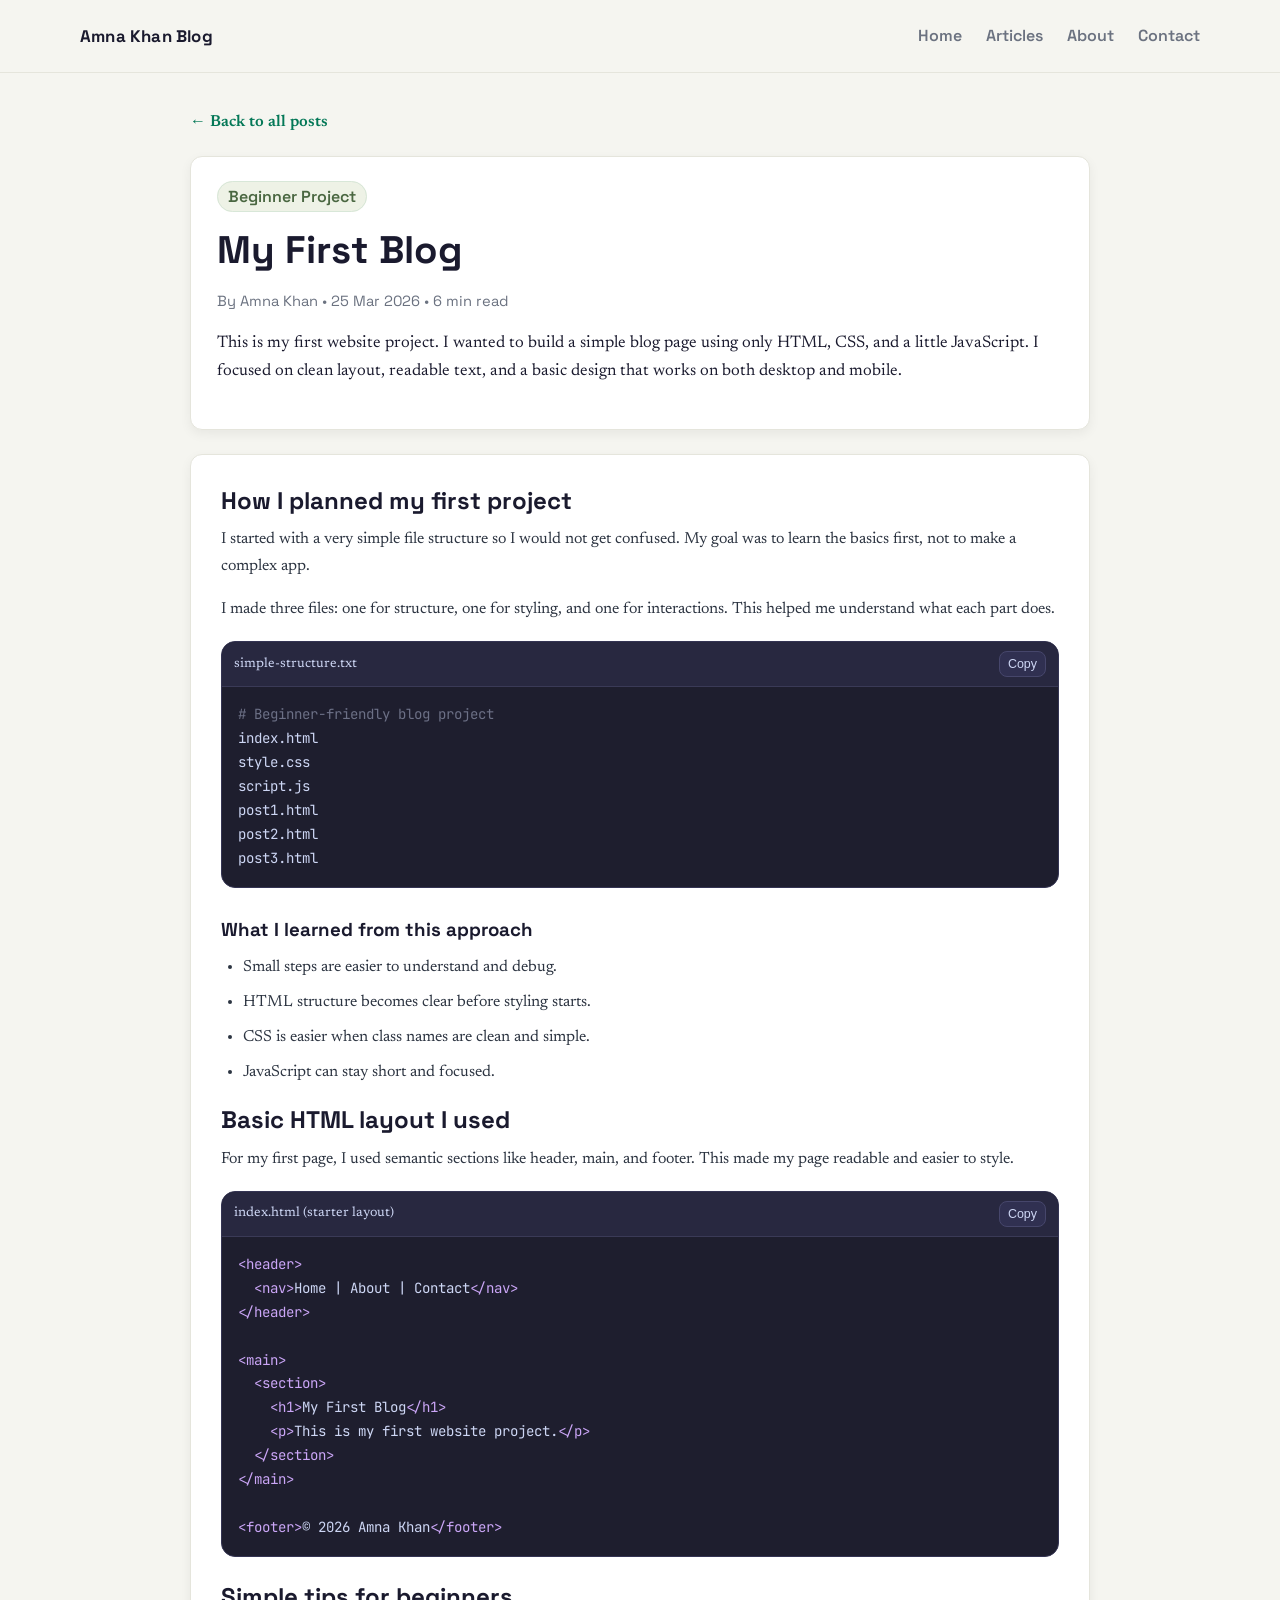
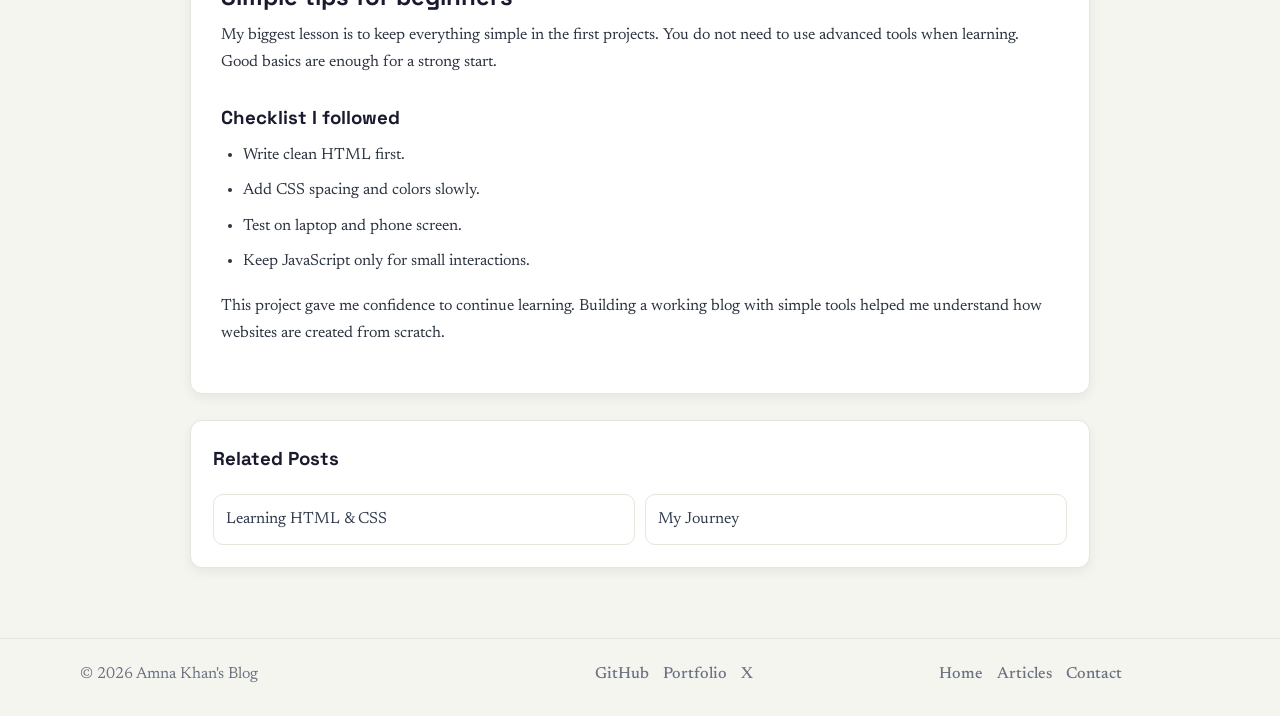
<file: post1.html>
<!DOCTYPE html>
<html lang="en">
<head>
  <meta charset="UTF-8" />
  <meta name="viewport" content="width=device-width, initial-scale=1.0" />
  <title>My First Blog | Amna Khan Blog</title>
  <meta
    name="description"
    content="My first website project experience as a beginner developer."
  />
  <link rel="preconnect" href="https://fonts.googleapis.com" />
  <link rel="preconnect" href="https://fonts.gstatic.com" crossorigin />
  <link
    href="https://fonts.googleapis.com/css2?family=Inter:wght@400;500;600;700;800&family=JetBrains+Mono:wght@400;500&display=swap"
    rel="stylesheet"
  />
  <link rel="stylesheet" href="style.css" />
</head>
<body>
  <header class="site-header">
    <div class="container nav-wrap">
      <a href="index.html" class="logo">Amna Khan Blog</a>
      <button class="menu-toggle" aria-label="Toggle navigation" aria-expanded="false">
        <span></span>
        <span></span>
        <span></span>
      </button>
      <nav class="main-nav">
        <a href="index.html">Home</a>
        <a href="index.html#articles">Articles</a>
        <a href="index.html#about">About</a>
        <a href="index.html#contact">Contact</a>
      </nav>
    </div>
  </header>

  <main class="article-main">
    <div class="article-wrap">
      <a href="index.html#articles" class="back-link">← Back to all posts</a>

      <header class="article-header">
        <span class="badge">Beginner Project</span>
        <h1>My First Blog</h1>
        <p class="article-meta">By Amna Khan • 25 Mar 2026 • 6 min read</p>
        <p class="article-intro">
          This is my first website project. I wanted to build a simple blog page using only HTML,
          CSS, and a little JavaScript. I focused on clean layout, readable text, and a basic design
          that works on both desktop and mobile.
        </p>
      </header>

      <article class="article-content">
        <h2>How I planned my first project</h2>
        <p>
          I started with a very simple file structure so I would not get confused. My goal was to
          learn the basics first, not to make a complex app.
        </p>
        <p>
          I made three files: one for structure, one for styling, and one for interactions. This
          helped me understand what each part does.
        </p>

        <div class="code-block">
          <div class="code-header">
            <span>simple-structure.txt</span>
            <button class="copy-btn" type="button">Copy</button>
          </div>
          <pre><code><span class="token-comment"># Beginner-friendly blog project</span>
index.html
style.css
script.js
post1.html
post2.html
post3.html</code></pre>
        </div>

        <h3>What I learned from this approach</h3>
        <ul>
          <li>Small steps are easier to understand and debug.</li>
          <li>HTML structure becomes clear before styling starts.</li>
          <li>CSS is easier when class names are clean and simple.</li>
          <li>JavaScript can stay short and focused.</li>
        </ul>

        <h2>Basic HTML layout I used</h2>
        <p>
          For my first page, I used semantic sections like header, main, and footer. This made my page
          readable and easier to style.
        </p>

        <div class="code-block">
          <div class="code-header">
            <span>index.html (starter layout)</span>
            <button class="copy-btn" type="button">Copy</button>
          </div>
          <pre><code><span class="token-key">&lt;header&gt;</span>
  <span class="token-key">&lt;nav&gt;</span>Home | About | Contact<span class="token-key">&lt;/nav&gt;</span>
<span class="token-key">&lt;/header&gt;</span>

<span class="token-key">&lt;main&gt;</span>
  <span class="token-key">&lt;section&gt;</span>
    <span class="token-key">&lt;h1&gt;</span>My First Blog<span class="token-key">&lt;/h1&gt;</span>
    <span class="token-key">&lt;p&gt;</span>This is my first website project.<span class="token-key">&lt;/p&gt;</span>
  <span class="token-key">&lt;/section&gt;</span>
<span class="token-key">&lt;/main&gt;</span>

<span class="token-key">&lt;footer&gt;</span>© 2026 Amna Khan<span class="token-key">&lt;/footer&gt;</span></code></pre>
        </div>

        <h2>Simple tips for beginners</h2>
        <p>
          My biggest lesson is to keep everything simple in the first projects. You do not need to
          use advanced tools when learning. Good basics are enough for a strong start.
        </p>

        <h3>Checklist I followed</h3>
        <ul>
          <li>Write clean HTML first.</li>
          <li>Add CSS spacing and colors slowly.</li>
          <li>Test on laptop and phone screen.</li>
          <li>Keep JavaScript only for small interactions.</li>
        </ul>

        <p>
          This project gave me confidence to continue learning. Building a working blog with simple
          tools helped me understand how websites are created from scratch.
        </p>
      </article>

      <section class="related-posts">
        <h3>Related Posts</h3>
        <div class="related-links">
          <a href="post2.html">Learning HTML &amp; CSS</a>
          <a href="post3.html">My Journey</a>
        </div>
      </section>
    </div>
  </main>

  <footer class="site-footer">
    <div class="container footer-grid">
      <p>© 2026 Amna Khan's Blog</p>
      <div class="social-links">
        <a href="https://github.com/amna25ce" target="_blank" rel="noopener noreferrer">GitHub</a>
        <a href="https://amnakhan10011.github.io/amnakhan10011/#home" target="_blank" rel="noopener noreferrer">Portfolio</a>
        <a href="#">X</a>
      </div>
      <div class="quick-links">
        <a href="index.html">Home</a>
        <a href="index.html#articles">Articles</a>
        <a href="index.html#contact">Contact</a>
      </div>
    </div>
  </footer>

  <script src="script.js"></script>
</body>
</html>
</file>
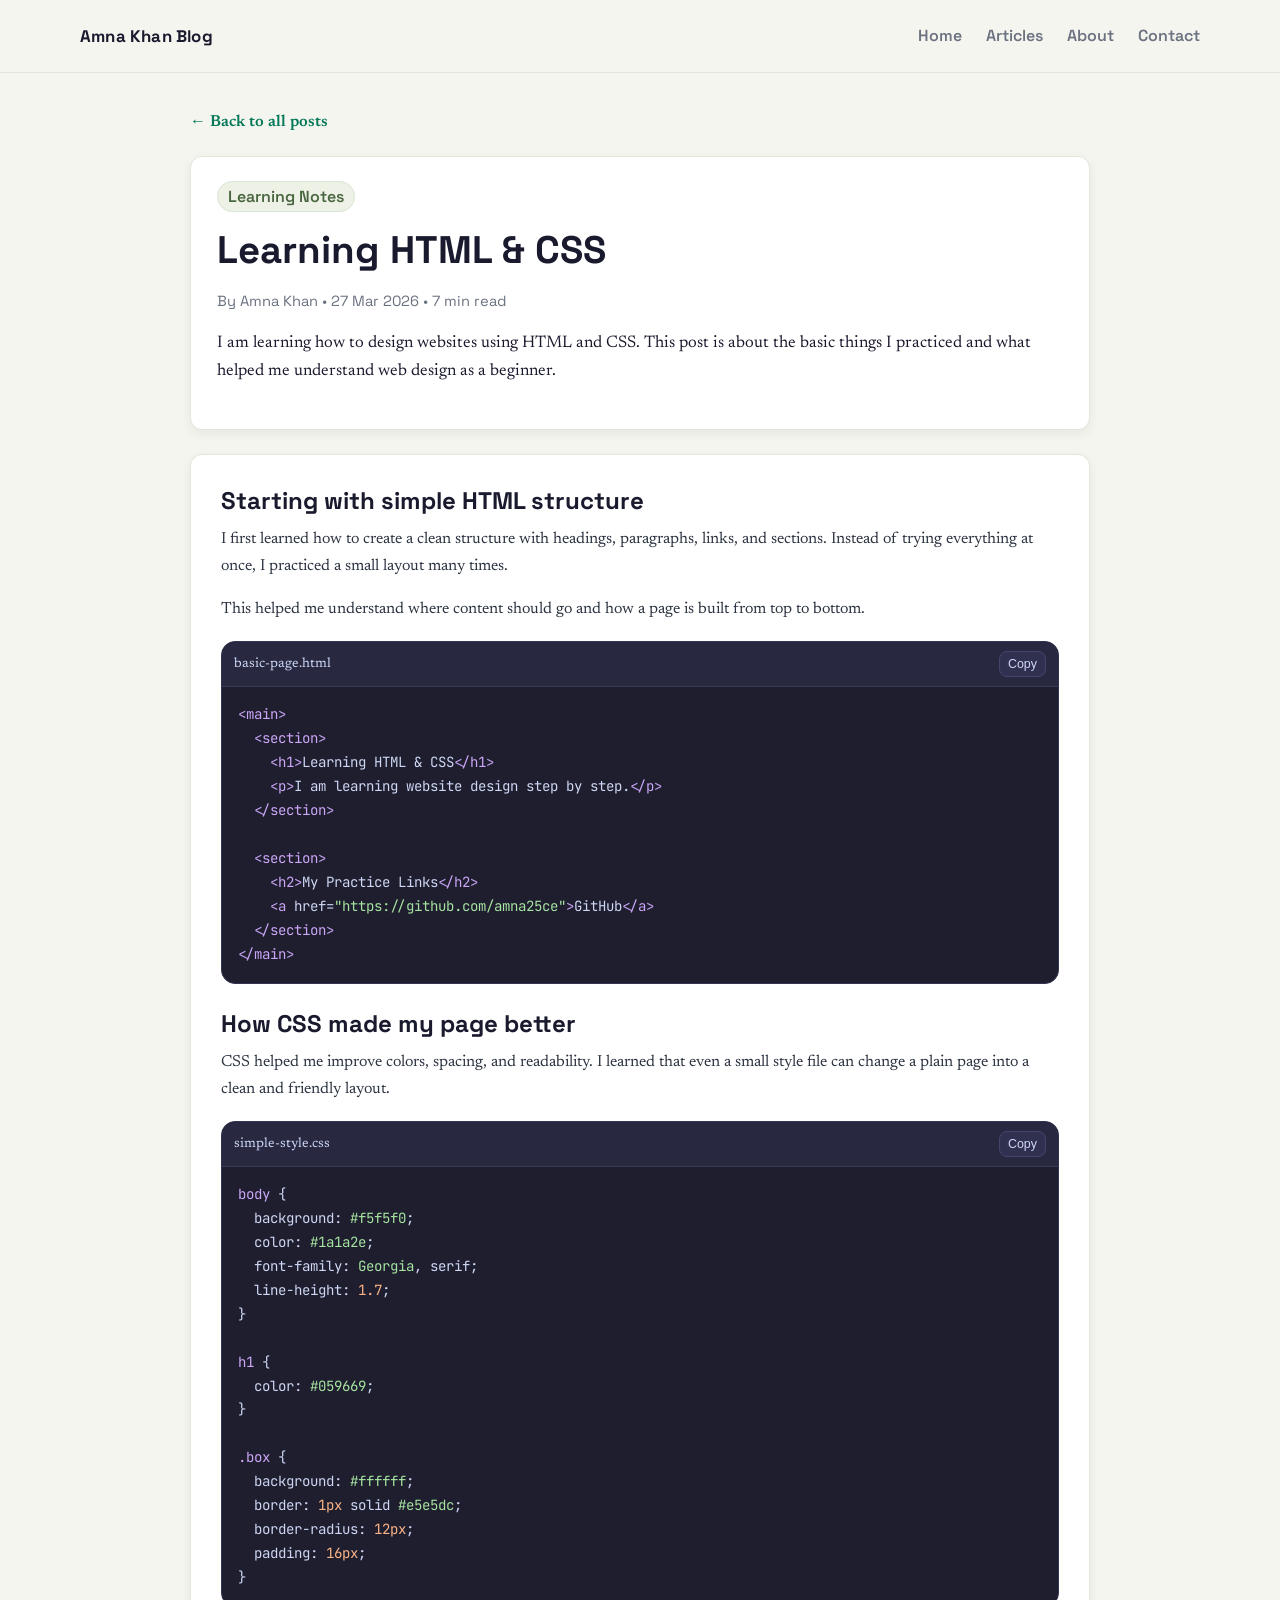
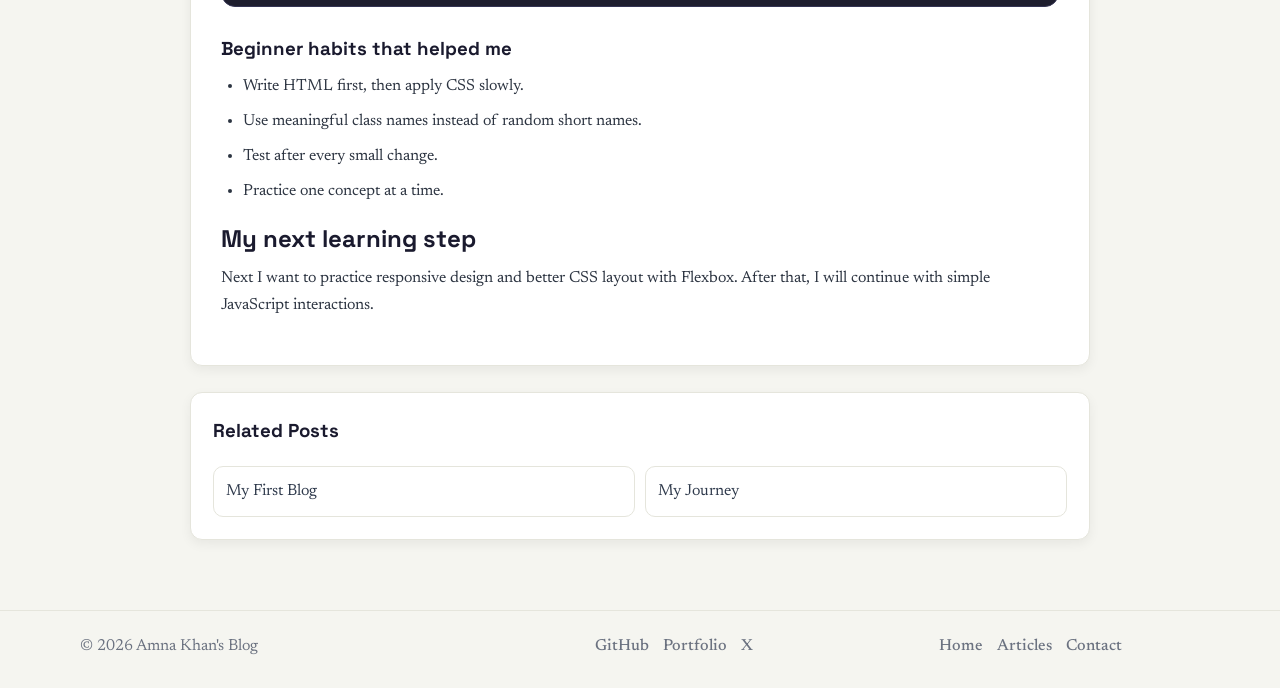
<file: post2.html>
<!DOCTYPE html>
<html lang="en">
<head>
  <meta charset="UTF-8" />
  <meta name="viewport" content="width=device-width, initial-scale=1.0" />
  <title>Learning HTML and CSS | Amna Khan Blog</title>
  <meta
    name="description"
    content="A beginner post about learning HTML and CSS to design websites."
  />
  <link rel="stylesheet" href="style.css" />
</head>
<body>
  <header class="site-header">
    <div class="container nav-wrap">
      <a href="index.html" class="logo">Amna Khan Blog</a>
      <button class="menu-toggle" aria-label="Toggle navigation" aria-expanded="false">
        <span></span>
        <span></span>
        <span></span>
      </button>
      <nav class="main-nav">
        <a href="index.html">Home</a>
        <a href="index.html#articles">Articles</a>
        <a href="index.html#about">About</a>
        <a href="index.html#contact">Contact</a>
      </nav>
    </div>
  </header>

  <main class="article-main">
    <div class="article-wrap">
      <a href="index.html#articles" class="back-link">← Back to all posts</a>

      <header class="article-header">
        <span class="badge">Learning Notes</span>
        <h1>Learning HTML &amp; CSS</h1>
        <p class="article-meta">By Amna Khan • 27 Mar 2026 • 7 min read</p>
        <p class="article-intro">
          I am learning how to design websites using HTML and CSS. This post is about the basic
          things I practiced and what helped me understand web design as a beginner.
        </p>
      </header>

      <article class="article-content">
        <h2>Starting with simple HTML structure</h2>
        <p>
          I first learned how to create a clean structure with headings, paragraphs, links, and
          sections. Instead of trying everything at once, I practiced a small layout many times.
        </p>
        <p>
          This helped me understand where content should go and how a page is built from top to
          bottom.
        </p>

        <div class="code-block">
          <div class="code-header">
            <span>basic-page.html</span>
            <button class="copy-btn" type="button">Copy</button>
          </div>
          <pre><code><span class="token-key">&lt;main&gt;</span>
  <span class="token-key">&lt;section&gt;</span>
    <span class="token-key">&lt;h1&gt;</span>Learning HTML &amp; CSS<span class="token-key">&lt;/h1&gt;</span>
    <span class="token-key">&lt;p&gt;</span>I am learning website design step by step.<span class="token-key">&lt;/p&gt;</span>
  <span class="token-key">&lt;/section&gt;</span>

  <span class="token-key">&lt;section&gt;</span>
    <span class="token-key">&lt;h2&gt;</span>My Practice Links<span class="token-key">&lt;/h2&gt;</span>
    <span class="token-key">&lt;a</span> href=<span class="token-str">"https://github.com/amna25ce"</span><span class="token-key">&gt;</span>GitHub<span class="token-key">&lt;/a&gt;</span>
  <span class="token-key">&lt;/section&gt;</span>
<span class="token-key">&lt;/main&gt;</span></code></pre>
        </div>

        <h2>How CSS made my page better</h2>
        <p>
          CSS helped me improve colors, spacing, and readability. I learned that even a small style
          file can change a plain page into a clean and friendly layout.
        </p>

        <div class="code-block">
          <div class="code-header">
            <span>simple-style.css</span>
            <button class="copy-btn" type="button">Copy</button>
          </div>
          <pre><code><span class="token-key">body</span> {
  background: <span class="token-str">#f5f5f0</span>;
  color: <span class="token-str">#1a1a2e</span>;
  font-family: <span class="token-str">Georgia</span>, serif;
  line-height: <span class="token-type">1.7</span>;
}

<span class="token-key">h1</span> {
  color: <span class="token-str">#059669</span>;
}

<span class="token-key">.box</span> {
  background: <span class="token-str">#ffffff</span>;
  border: <span class="token-type">1px</span> solid <span class="token-str">#e5e5dc</span>;
  border-radius: <span class="token-type">12px</span>;
  padding: <span class="token-type">16px</span>;
}</code></pre>
        </div>

        <h3>Beginner habits that helped me</h3>
        <ul>
          <li>Write HTML first, then apply CSS slowly.</li>
          <li>Use meaningful class names instead of random short names.</li>
          <li>Test after every small change.</li>
          <li>Practice one concept at a time.</li>
        </ul>

        <h2>My next learning step</h2>
        <p>
          Next I want to practice responsive design and better CSS layout with Flexbox. After that,
          I will continue with simple JavaScript interactions.
        </p>
      </article>

      <section class="related-posts">
        <h3>Related Posts</h3>
        <div class="related-links">
          <a href="post1.html">My First Blog</a>
          <a href="post3.html">My Journey</a>
        </div>
      </section>
    </div>
  </main>

  <footer class="site-footer">
    <div class="container footer-grid">
      <p>© 2026 Amna Khan's Blog</p>
      <div class="social-links">
        <a href="https://github.com/amna25ce" target="_blank" rel="noopener noreferrer">GitHub</a>
        <a href="https://amnakhan10011.github.io/amnakhan10011/#home" target="_blank" rel="noopener noreferrer">Portfolio</a>
        <a href="#">X</a>
      </div>
      <div class="quick-links">
        <a href="index.html">Home</a>
        <a href="index.html#articles">Articles</a>
        <a href="index.html#contact">Contact</a>
      </div>
    </div>
  </footer>

  <script src="script.js"></script>
</body>
</html>
</file>
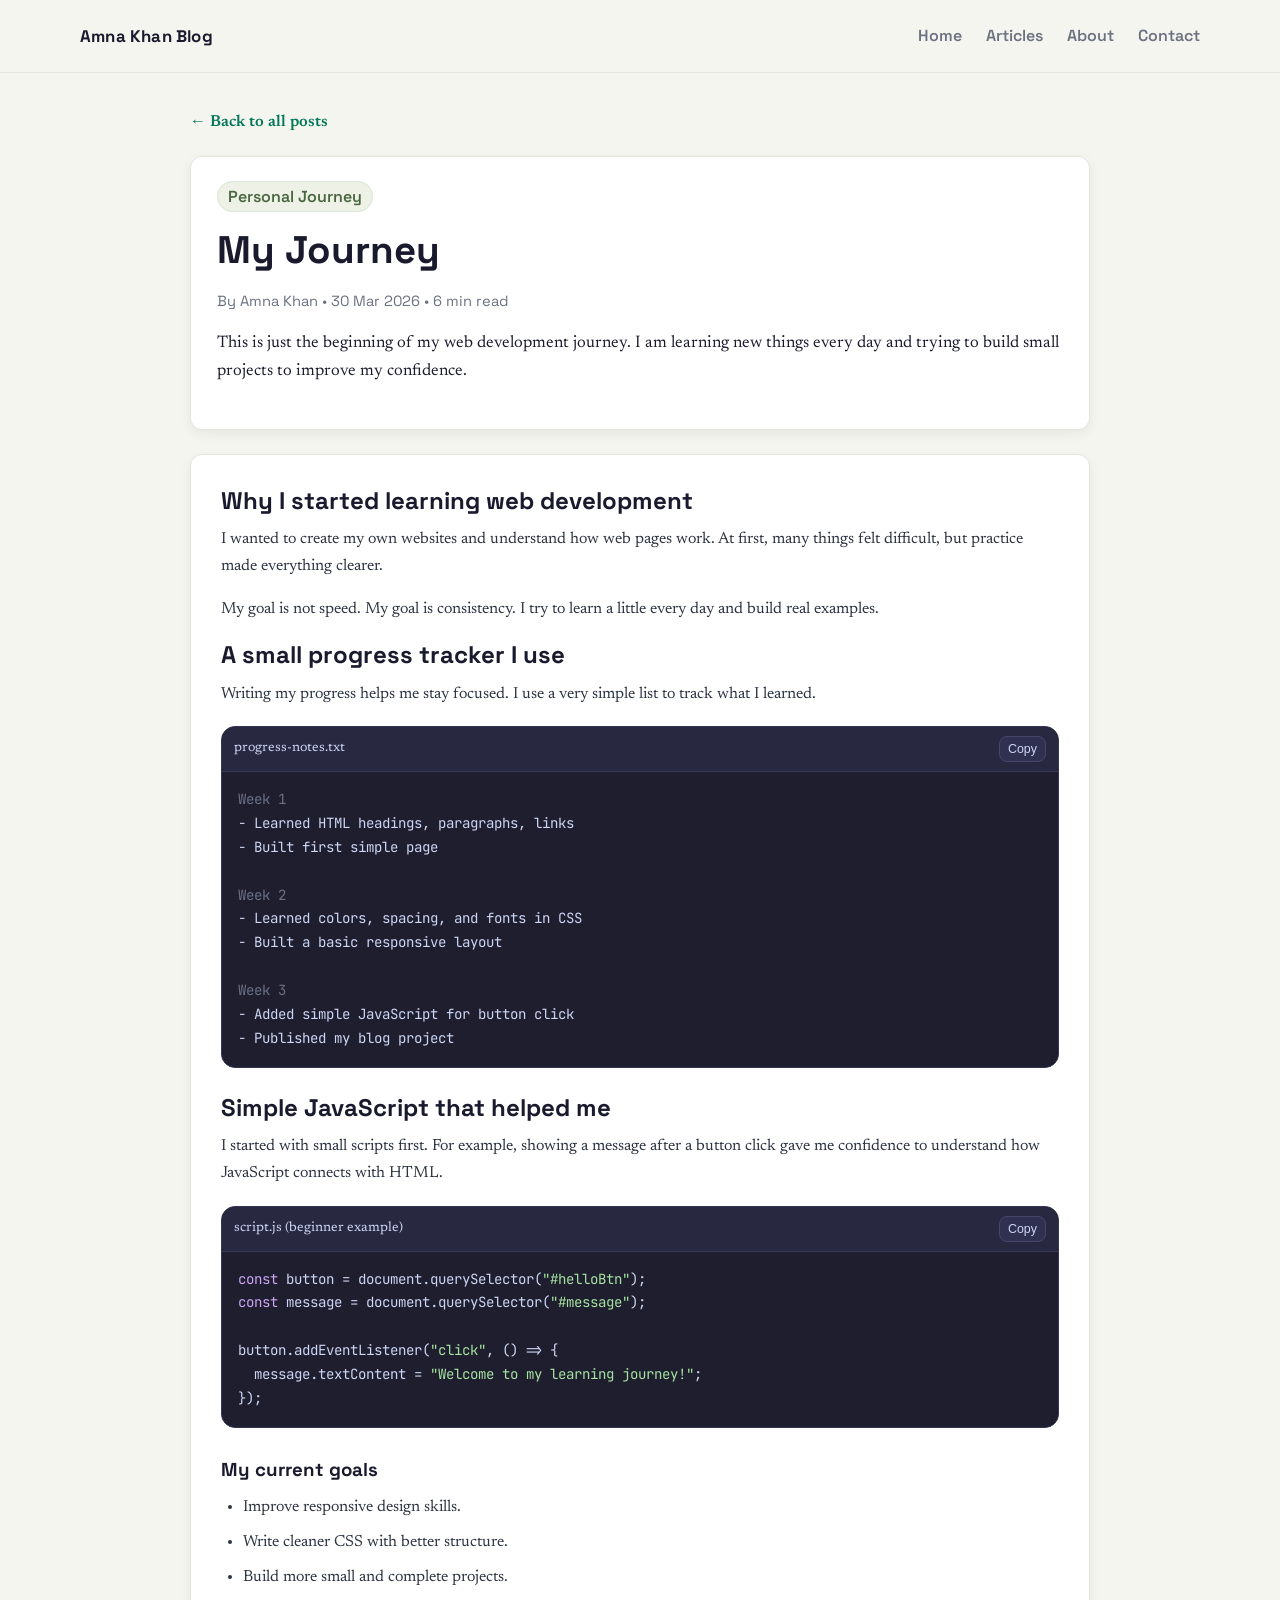
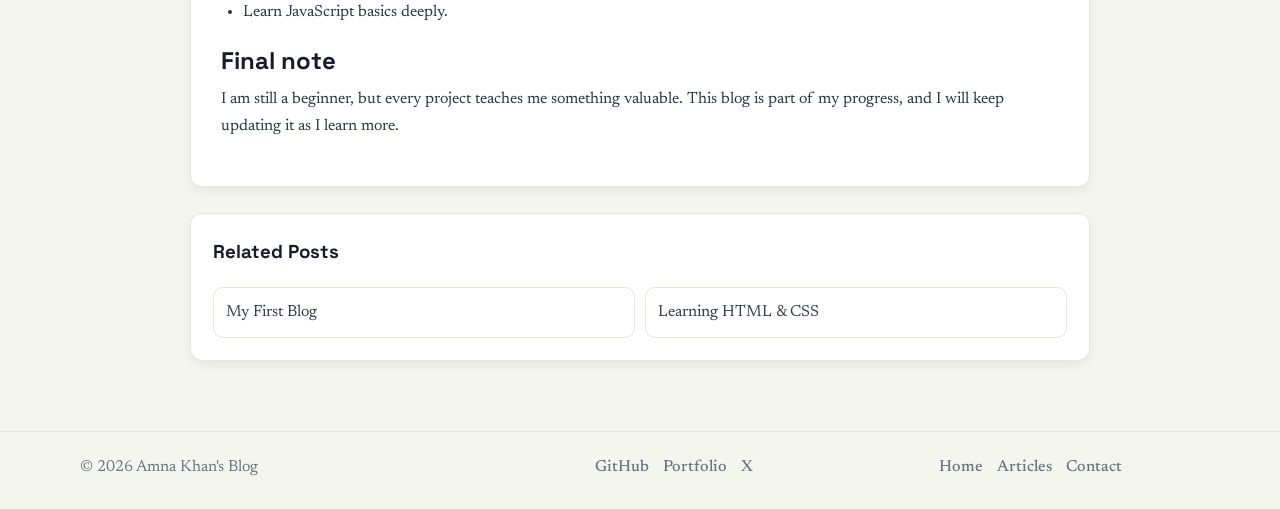
<file: post3.html>
<!DOCTYPE html>
<html lang="en">
<head>
  <meta charset="UTF-8" />
  <meta name="viewport" content="width=device-width, initial-scale=1.0" />
  <title>My Journey | Amna Khan Blog</title>
  <meta
    name="description"
    content="A personal post about my web development learning journey."
  />
  <link rel="stylesheet" href="style.css" />
</head>
<body>
  <header class="site-header">
    <div class="container nav-wrap">
      <a href="index.html" class="logo">Amna Khan Blog</a>
      <button class="menu-toggle" aria-label="Toggle navigation" aria-expanded="false">
        <span></span>
        <span></span>
        <span></span>
      </button>
      <nav class="main-nav">
        <a href="index.html">Home</a>
        <a href="index.html#articles">Articles</a>
        <a href="index.html#about">About</a>
        <a href="index.html#contact">Contact</a>
      </nav>
    </div>
  </header>

  <main class="article-main">
    <div class="article-wrap">
      <a href="index.html#articles" class="back-link">← Back to all posts</a>

      <header class="article-header">
        <span class="badge">Personal Journey</span>
        <h1>My Journey</h1>
        <p class="article-meta">By Amna Khan • 30 Mar 2026 • 6 min read</p>
        <p class="article-intro">
          This is just the beginning of my web development journey. I am learning new things every
          day and trying to build small projects to improve my confidence.
        </p>
      </header>

      <article class="article-content">
        <h2>Why I started learning web development</h2>
        <p>
          I wanted to create my own websites and understand how web pages work. At first, many things
          felt difficult, but practice made everything clearer.
        </p>
        <p>
          My goal is not speed. My goal is consistency. I try to learn a little every day and build
          real examples.
        </p>

        <h2>A small progress tracker I use</h2>
        <p>
          Writing my progress helps me stay focused. I use a very simple list to track what I learned.
        </p>

        <div class="code-block">
          <div class="code-header">
            <span>progress-notes.txt</span>
            <button class="copy-btn" type="button">Copy</button>
          </div>
          <pre><code><span class="token-comment">Week 1</span>
- Learned HTML headings, paragraphs, links
- Built first simple page

<span class="token-comment">Week 2</span>
- Learned colors, spacing, and fonts in CSS
- Built a basic responsive layout

<span class="token-comment">Week 3</span>
- Added simple JavaScript for button click
- Published my blog project</code></pre>
        </div>

        <h2>Simple JavaScript that helped me</h2>
        <p>
          I started with small scripts first. For example, showing a message after a button click gave
          me confidence to understand how JavaScript connects with HTML.
        </p>

        <div class="code-block">
          <div class="code-header">
            <span>script.js (beginner example)</span>
            <button class="copy-btn" type="button">Copy</button>
          </div>
          <pre><code><span class="token-key">const</span> button = document.querySelector(<span class="token-str">"#helloBtn"</span>);
<span class="token-key">const</span> message = document.querySelector(<span class="token-str">"#message"</span>);

button.addEventListener(<span class="token-str">"click"</span>, () =&gt; {
  message.textContent = <span class="token-str">"Welcome to my learning journey!"</span>;
});</code></pre>
        </div>

        <h3>My current goals</h3>
        <ul>
          <li>Improve responsive design skills.</li>
          <li>Write cleaner CSS with better structure.</li>
          <li>Build more small and complete projects.</li>
          <li>Learn JavaScript basics deeply.</li>
        </ul>

        <h2>Final note</h2>
        <p>
          I am still a beginner, but every project teaches me something valuable. This blog is part of
          my progress, and I will keep updating it as I learn more.
        </p>
      </article>

      <section class="related-posts">
        <h3>Related Posts</h3>
        <div class="related-links">
          <a href="post1.html">My First Blog</a>
          <a href="post2.html">Learning HTML &amp; CSS</a>
        </div>
      </section>
    </div>
  </main>

  <footer class="site-footer">
    <div class="container footer-grid">
      <p>© 2026 Amna Khan's Blog</p>
      <div class="social-links">
        <a href="https://github.com/amna25ce" target="_blank" rel="noopener noreferrer">GitHub</a>
        <a href="https://amnakhan10011.github.io/amnakhan10011/#home" target="_blank" rel="noopener noreferrer">Portfolio</a>
        <a href="#">X</a>
      </div>
      <div class="quick-links">
        <a href="index.html">Home</a>
        <a href="index.html#articles">Articles</a>
        <a href="index.html#contact">Contact</a>
      </div>
    </div>
  </footer>

  <script src="script.js"></script>
</body>
</html>
</file>
<file: style.css>
@import url("https://fonts.googleapis.com/css2?family=JetBrains+Mono:wght@400;500&family=Newsreader:opsz,wght@6..72,400;6..72,500;6..72,600&family=Space+Grotesk:wght@400;500;600;700&display=swap");

:root {
  --blog-bg: #f5f5f0;
  --blog-surface: #ffffff;
  --blog-text: #1a1a2e;
  --blog-text-secondary: #6b7280;
  --blog-accent: #059669;
  --blog-accent-hover: #047857;
  --blog-border: #e5e5dc;
  --blog-code-bg: #1e1e2e;
  --blog-code-surface: #282840;
  --blog-code-text: #cdd6f4;
  --blog-code-keyword: #cba6f7;
  --blog-code-string: #a6e3a1;
  --blog-code-comment: #6c7086;
  --blog-code-function: #f9e2af;
  --blog-code-number: #fab387;
  --blog-tag-bg: #eef2e6;
  --blog-tag-text: #4a6741;
  --blog-shadow: rgba(0, 0, 0, 0.06);
  --font-display: "Space Grotesk", system-ui, sans-serif;
  --font-body: "Newsreader", Georgia, "Times New Roman", serif;
  --font-mono: "JetBrains Mono", "Fira Code", monospace;

  --bg: var(--blog-bg);
  --surface: var(--blog-surface);
  --surface-alt: #efefe8;
  --text: var(--blog-text);
  --muted: var(--blog-text-secondary);
  --line: var(--blog-border);
  --accent: var(--blog-accent);
  --accent-soft: #e8f5ef;
  --code-bg: var(--blog-code-bg);
  --code-line: #3a3a57;
  --success: var(--blog-accent);
  --shadow-sm: 0 4px 12px var(--blog-shadow);
  --shadow-md: 0 10px 24px rgba(0, 0, 0, 0.09);
  --radius: 12px;
}

* {
  box-sizing: border-box;
}

html {
  scroll-behavior: smooth;
}

body {
  margin: 0;
  font-family: var(--font-body);
  background: var(--bg);
  color: var(--text);
  line-height: 1.7;
}

h1,
h2,
h3,
h4,
h5,
h6,
.logo,
.main-nav a,
.btn,
.badge,
.article-meta,
.eyebrow,
.search-label {
  font-family: var(--font-display);
}

img {
  max-width: 100%;
}

a {
  color: inherit;
  text-decoration: none;
}

.container {
  width: min(1120px, 92%);
  margin: 0 auto;
}

.site-header {
  position: sticky;
  top: 0;
  z-index: 50;
  background: rgba(245, 245, 240, 0.9);
  backdrop-filter: blur(6px);
  border-bottom: 1px solid var(--line);
}

.nav-wrap {
  min-height: 72px;
  display: flex;
  align-items: center;
  justify-content: space-between;
  gap: 24px;
}

.logo {
  font-size: 1.05rem;
  font-weight: 800;
  letter-spacing: 0.2px;
}

.main-nav {
  display: flex;
  align-items: center;
  gap: 24px;
}

.main-nav a {
  color: var(--muted);
  font-weight: 600;
  transition: color 0.2s ease, opacity 0.2s ease;
}

.main-nav a:hover {
  color: var(--text);
}

.main-nav a:focus-visible,
.btn:focus-visible,
.search-input:focus-visible,
.subscribe-form input:focus-visible,
.copy-btn:focus-visible,
.post-thumb-link:focus-visible {
  outline: 2px solid var(--accent);
  outline-offset: 2px;
}

.menu-toggle {
  display: none;
  border: 1px solid var(--line);
  border-radius: 10px;
  padding: 8px;
  background: var(--surface);
}

.menu-toggle span {
  display: block;
  width: 18px;
  height: 2px;
  border-radius: 2px;
  background: var(--text);
}

.menu-toggle span + span {
  margin-top: 4px;
}

.hero {
  padding: 80px 0 56px;
}

.hero-grid {
  display: grid;
  grid-template-columns: 1.2fr 0.8fr;
  gap: 28px;
  align-items: center;
}

.eyebrow {
  margin: 0;
  color: var(--accent);
  font-weight: 700;
}

.hero h1 {
  margin: 10px 0 14px;
  line-height: 1.2;
  font-size: clamp(2rem, 3vw, 3rem);
  max-width: 760px;
}

.subtitle {
  margin: 0 0 26px;
  color: var(--muted);
  max-width: 700px;
}

.hero-card {
  background: var(--surface);
  border-radius: var(--radius);
  border: 1px solid var(--line);
  box-shadow: var(--shadow-sm);
  padding: 24px;
}

.hero-card h2 {
  margin-top: 0;
  font-size: 1.1rem;
}

.hero-card ul {
  margin: 8px 0 0;
  padding-left: 22px;
  color: var(--muted);
}

.btn {
  display: inline-flex;
  align-items: center;
  justify-content: center;
  border: 0;
  border-radius: 10px;
  font-weight: 600;
  cursor: pointer;
  transition: all 0.2s ease;
}

.btn-primary {
  background: var(--accent);
  color: #fff;
  padding: 12px 18px;
  box-shadow: 0 10px 24px rgba(5, 150, 105, 0.24);
}

.btn-primary:hover {
  transform: translateY(-1px);
  background: var(--blog-accent-hover);
}

.btn-secondary {
  background: var(--accent-soft);
  color: var(--blog-accent-hover);
  padding: 10px 14px;
}

.btn-secondary:hover {
  background: #d8eee5;
}

.search-section {
  padding-bottom: 24px;
}

.search-label {
  display: block;
  margin-bottom: 10px;
  font-weight: 600;
}

.search-input {
  width: 100%;
  border: 1px solid var(--line);
  border-radius: 12px;
  font-size: 0.98rem;
  padding: 12px 14px;
  background: var(--surface);
  transition: border-color 0.2s ease, box-shadow 0.2s ease;
}

.search-input:focus {
  border-color: #b9dccf;
  box-shadow: 0 0 0 3px rgba(5, 150, 105, 0.12);
  outline: none;
}

.posts-section {
  padding: 28px 0 64px;
}

.section-head h2 {
  margin: 0;
}

.section-head p {
  margin: 10px 0 0;
  color: var(--muted);
}

.post-grid {
  margin-top: 24px;
  display: grid;
  grid-template-columns: repeat(3, minmax(0, 1fr));
  gap: 20px;
}

.post-card {
  background: var(--surface);
  border: 1px solid var(--line);
  border-radius: var(--radius);
  box-shadow: var(--shadow-sm);
  overflow: hidden;
  display: flex;
  flex-direction: column;
  transition: transform 0.25s ease, box-shadow 0.25s ease;
}

.post-card:hover {
  transform: translateY(-2px);
  box-shadow: var(--shadow-md);
}

.post-thumb-link {
  display: block;
  overflow: hidden;
  border-bottom: 1px solid var(--line);
}

.post-thumb {
  width: 100%;
  height: 190px;
  object-fit: cover;
  display: block;
  transition: transform 0.35s ease;
}

.post-card:hover .post-thumb {
  transform: scale(1.03);
}

.post-content {
  padding: 18px 18px 20px;
  display: flex;
  flex-direction: column;
  gap: 14px;
  flex: 1;
}

.post-meta-top {
  display: flex;
  align-items: center;
  justify-content: space-between;
  font-size: 0.86rem;
  color: var(--muted);
}

.badge {
  border: 1px solid #d8e7d8;
  border-radius: 999px;
  padding: 4px 10px;
  font-weight: 600;
  color: var(--blog-tag-text);
  background: var(--blog-tag-bg);
}

.post-card h3 {
  margin: 0;
  font-size: 1.2rem;
  line-height: 1.35;
  letter-spacing: -0.01em;
}

.post-card p {
  margin: 0;
  color: var(--muted);
  flex: 1;
  font-size: 1rem;
}

.post-meta-bottom {
  display: flex;
  align-items: center;
  justify-content: space-between;
  gap: 14px;
  color: var(--muted);
  font-size: 0.9rem;
}

.about-section {
  padding-bottom: 44px;
}

.about-card {
  background: var(--surface);
  border: 1px solid var(--line);
  border-radius: var(--radius);
  box-shadow: var(--shadow-sm);
  padding: 28px;
}

.about-card h2 {
  margin: 0 0 8px;
}

.about-card p {
  margin: 0;
  color: var(--muted);
}

.newsletter {
  padding: 0 0 70px;
}

.newsletter-wrap {
  background: var(--surface);
  border: 1px solid var(--line);
  border-radius: var(--radius);
  box-shadow: var(--shadow-sm);
  padding: 26px;
  display: flex;
  justify-content: space-between;
  gap: 20px;
  align-items: center;
}

.newsletter h2 {
  margin: 0;
}

.newsletter p {
  margin: 6px 0 0;
  color: var(--muted);
}

.subscribe-form {
  display: flex;
  gap: 10px;
  flex-wrap: wrap;
}

.subscribe-form input {
  width: 270px;
  max-width: 100%;
  border: 1px solid var(--line);
  border-radius: 10px;
  padding: 11px 12px;
  font-size: 0.98rem;
  transition: border-color 0.2s ease, box-shadow 0.2s ease;
}

.subscribe-form input:focus {
  border-color: #b9dccf;
  box-shadow: 0 0 0 3px rgba(5, 150, 105, 0.12);
  outline: none;
}

.site-footer {
  border-top: 1px solid var(--line);
  padding: 22px 0 28px;
}

.footer-grid {
  display: grid;
  grid-template-columns: 1.2fr 1fr 1fr;
  align-items: center;
  gap: 16px;
}

.footer-grid p {
  margin: 0;
  color: var(--muted);
}

.social-links,
.quick-links {
  display: flex;
  gap: 14px;
  justify-content: center;
}

.social-links a,
.quick-links a {
  color: var(--muted);
  font-weight: 500;
}

.social-links a:hover,
.quick-links a:hover {
  color: var(--text);
}

/* Article page styles */
.article-main {
  padding: 36px 0 70px;
}

.article-wrap {
  width: min(900px, 92%);
  margin: 0 auto;
}

.back-link {
  display: inline-flex;
  align-items: center;
  gap: 7px;
  color: var(--blog-accent-hover);
  font-weight: 600;
  margin-bottom: 20px;
}

.article-header {
  background: var(--surface);
  border: 1px solid var(--line);
  border-radius: var(--radius);
  box-shadow: var(--shadow-sm);
  padding: 26px;
  margin-bottom: 24px;
}

.article-header .badge {
  margin-right: 8px;
}

.article-header h1 {
  margin: 14px 0 10px;
  line-height: 1.25;
  font-size: clamp(1.8rem, 3vw, 2.4rem);
}

.article-meta {
  color: var(--muted);
  font-size: 0.92rem;
}

.article-intro {
  margin-top: 14px;
  font-size: 1.05rem;
}

.article-content {
  background: var(--surface);
  border: 1px solid var(--line);
  border-radius: var(--radius);
  box-shadow: var(--shadow-sm);
  padding: 30px;
}

.article-content h2 {
  margin: 0 0 10px;
  line-height: 1.3;
}

.article-content h3 {
  margin: 26px 0 8px;
}

.article-content p {
  margin: 0 0 16px;
  color: #2c3441;
}

.article-content ul {
  margin: 0 0 18px;
  padding-left: 22px;
  color: #2c3441;
}

.article-content li + li {
  margin-top: 8px;
}

.code-block {
  position: relative;
  margin: 18px 0 24px;
  border: 1px solid #343453;
  border-radius: 14px;
  overflow: hidden;
  background: var(--code-bg);
}

.code-header {
  display: flex;
  justify-content: space-between;
  align-items: center;
  border-bottom: 1px solid var(--code-line);
  padding: 9px 12px;
  color: var(--blog-code-text);
  font-size: 0.84rem;
  background: var(--blog-code-surface);
}

.copy-btn {
  border: 1px solid #46466b;
  border-radius: 8px;
  color: var(--blog-code-text);
  background: #303051;
  padding: 5px 8px;
  font-size: 0.78rem;
  cursor: pointer;
}

.copy-btn:hover {
  background: #3b3b61;
}

.code-block pre {
  margin: 0;
  overflow-x: auto;
  padding: 16px;
}

.code-block code {
  display: block;
  font-family: var(--font-mono);
  color: var(--blog-code-text);
  font-size: 0.88rem;
  line-height: 1.7;
  white-space: pre;
}

.token-key {
  color: var(--blog-code-keyword);
}

.token-type {
  color: var(--blog-code-number);
}

.token-fn {
  color: var(--blog-code-function);
}

.token-str {
  color: var(--blog-code-string);
}

.token-comment {
  color: var(--blog-code-comment);
}

.related-posts {
  margin-top: 26px;
  background: var(--surface);
  border: 1px solid var(--line);
  border-radius: var(--radius);
  box-shadow: var(--shadow-sm);
  padding: 22px;
}

.related-posts h3 {
  margin-top: 0;
}

.related-links {
  display: grid;
  grid-template-columns: repeat(2, minmax(0, 1fr));
  gap: 10px;
}

.related-links a {
  border: 1px solid var(--line);
  border-radius: 10px;
  padding: 11px 12px;
  color: #2f3a4c;
  transition: all 0.2s ease;
}

.related-links a:hover {
  border-color: #c2ddcf;
  background: #f2f7f3;
}

.toast {
  position: fixed;
  right: 18px;
  bottom: 18px;
  background: #1c273d;
  color: #fff;
  border-radius: 10px;
  padding: 10px 12px;
  opacity: 0;
  pointer-events: none;
  transform: translateY(10px);
  transition: all 0.25s ease;
}

.toast.show {
  opacity: 1;
  transform: translateY(0);
}

.empty-result {
  padding: 26px 10px;
  text-align: center;
  color: var(--muted);
  font-weight: 500;
  grid-column: 1 / -1;
}

@media (max-width: 960px) {
  .hero-grid,
  .post-grid {
    grid-template-columns: 1fr;
  }

  .newsletter-wrap,
  .footer-grid {
    grid-template-columns: 1fr;
    display: grid;
  }

  .social-links,
  .quick-links {
    justify-content: flex-start;
  }
}

@media (max-width: 760px) {
  .menu-toggle {
    display: inline-flex;
    flex-direction: column;
    gap: 0;
  }

  .main-nav {
    position: absolute;
    left: 4%;
    right: 4%;
    top: 76px;
    background: rgba(245, 245, 240, 0.98);
    border: 1px solid var(--line);
    border-radius: 12px;
    box-shadow: var(--shadow-sm);
    display: none;
    flex-direction: column;
    align-items: flex-start;
    padding: 12px;
    gap: 10px;
  }

  .main-nav.open {
    display: flex;
  }

  .article-content,
  .article-header,
  .related-posts {
    padding: 20px;
  }

  .article-meta {
    line-height: 1.8;
  }

  .article-content h2 {
    font-size: 1.45rem;
  }

  .article-content h3 {
    font-size: 1.2rem;
  }

  .code-block code {
    font-size: 0.8rem;
    line-height: 1.6;
  }

  .related-links {
    grid-template-columns: 1fr;
  }

  .post-meta-top {
    flex-wrap: wrap;
    gap: 8px;
  }

  .post-meta-bottom {
    flex-wrap: wrap;
  }

  .post-thumb {
    height: 175px;
  }

  .subscribe-form input {
    width: 100%;
  }
}

@media (max-width: 480px) {
  .container {
    width: min(1120px, 94%);
  }

  .hero {
    padding-top: 64px;
  }

  .post-content {
    padding: 16px;
  }

  .post-thumb {
    height: 160px;
  }

  .article-content,
  .article-header,
  .related-posts {
    padding: 16px;
  }

  .code-block pre {
    padding: 12px;
  }
}
</file>
